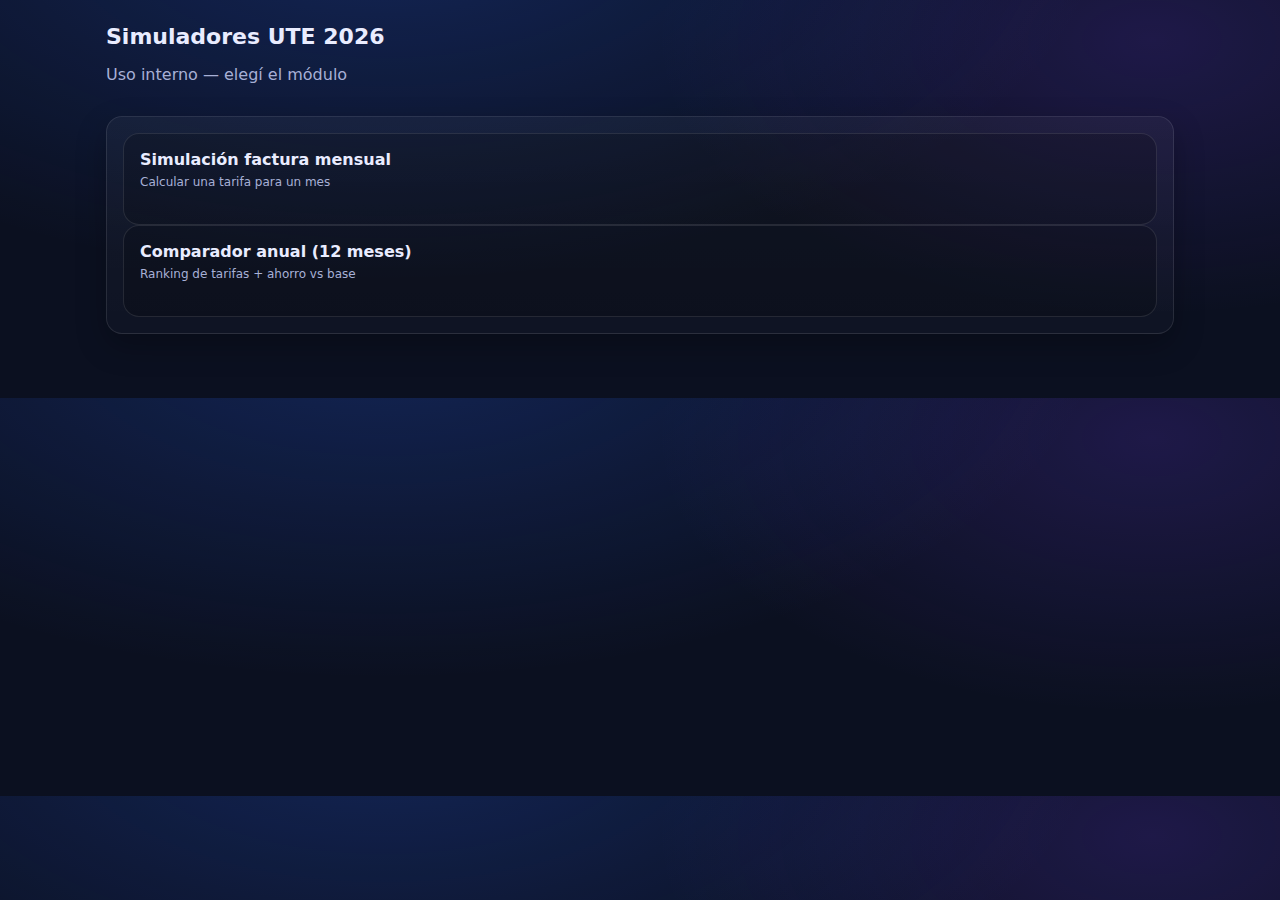
<file: index.html>
<!doctype html>
<html lang="es-UY">
<head>
  <meta charset="utf-8" />
  <meta name="viewport" content="width=device-width, initial-scale=1" />
  <title>Simuladores UTE 2026</title>
  <link rel="stylesheet" href="./styles.css" />
</head>
<body>
  <div class="container">
    <header class="header">
      <div>
        <h1>Simuladores UTE 2026</h1>
        <p class="muted">Uso interno — elegí el módulo</p>
      </div>
    </header>

    <section class="card">
      <div class="grid">
        <a class="btnLink" href="./mensual.html">
          <div class="btnCard">
            <div class="btnTitle">Simulación factura mensual</div>
            <div class="btnSub">Calcular una tarifa para un mes</div>
          </div>
        </a>

        <a class="btnLink" href="./anual.html">
          <div class="btnCard">
            <div class="btnTitle">Comparador anual (12 meses)</div>
            <div class="btnSub">Ranking de tarifas + ahorro vs base</div>
          </div>
        </a>
      </div>
    </section>
  </div>

  <style>
    .btnLink { text-decoration: none; color: inherit; }
    .btnCard{
      border: 1px solid rgba(255,255,255,.10);
      background: rgba(0,0,0,.18);
      border-radius: 16px;
      padding: 16px;
      cursor: pointer;
      transition: transform .06s ease, filter .06s ease;
      min-height: 92px;
    }
    .btnCard:hover{ transform: translateY(-1px); filter: brightness(1.06); }
    .btnTitle{ font-weight: 900; font-size: 16px; }
    .btnSub{ margin-top: 6px; color: #a7b0d6; font-size: 12px; }
  </style>
</body>
</html>
</file>
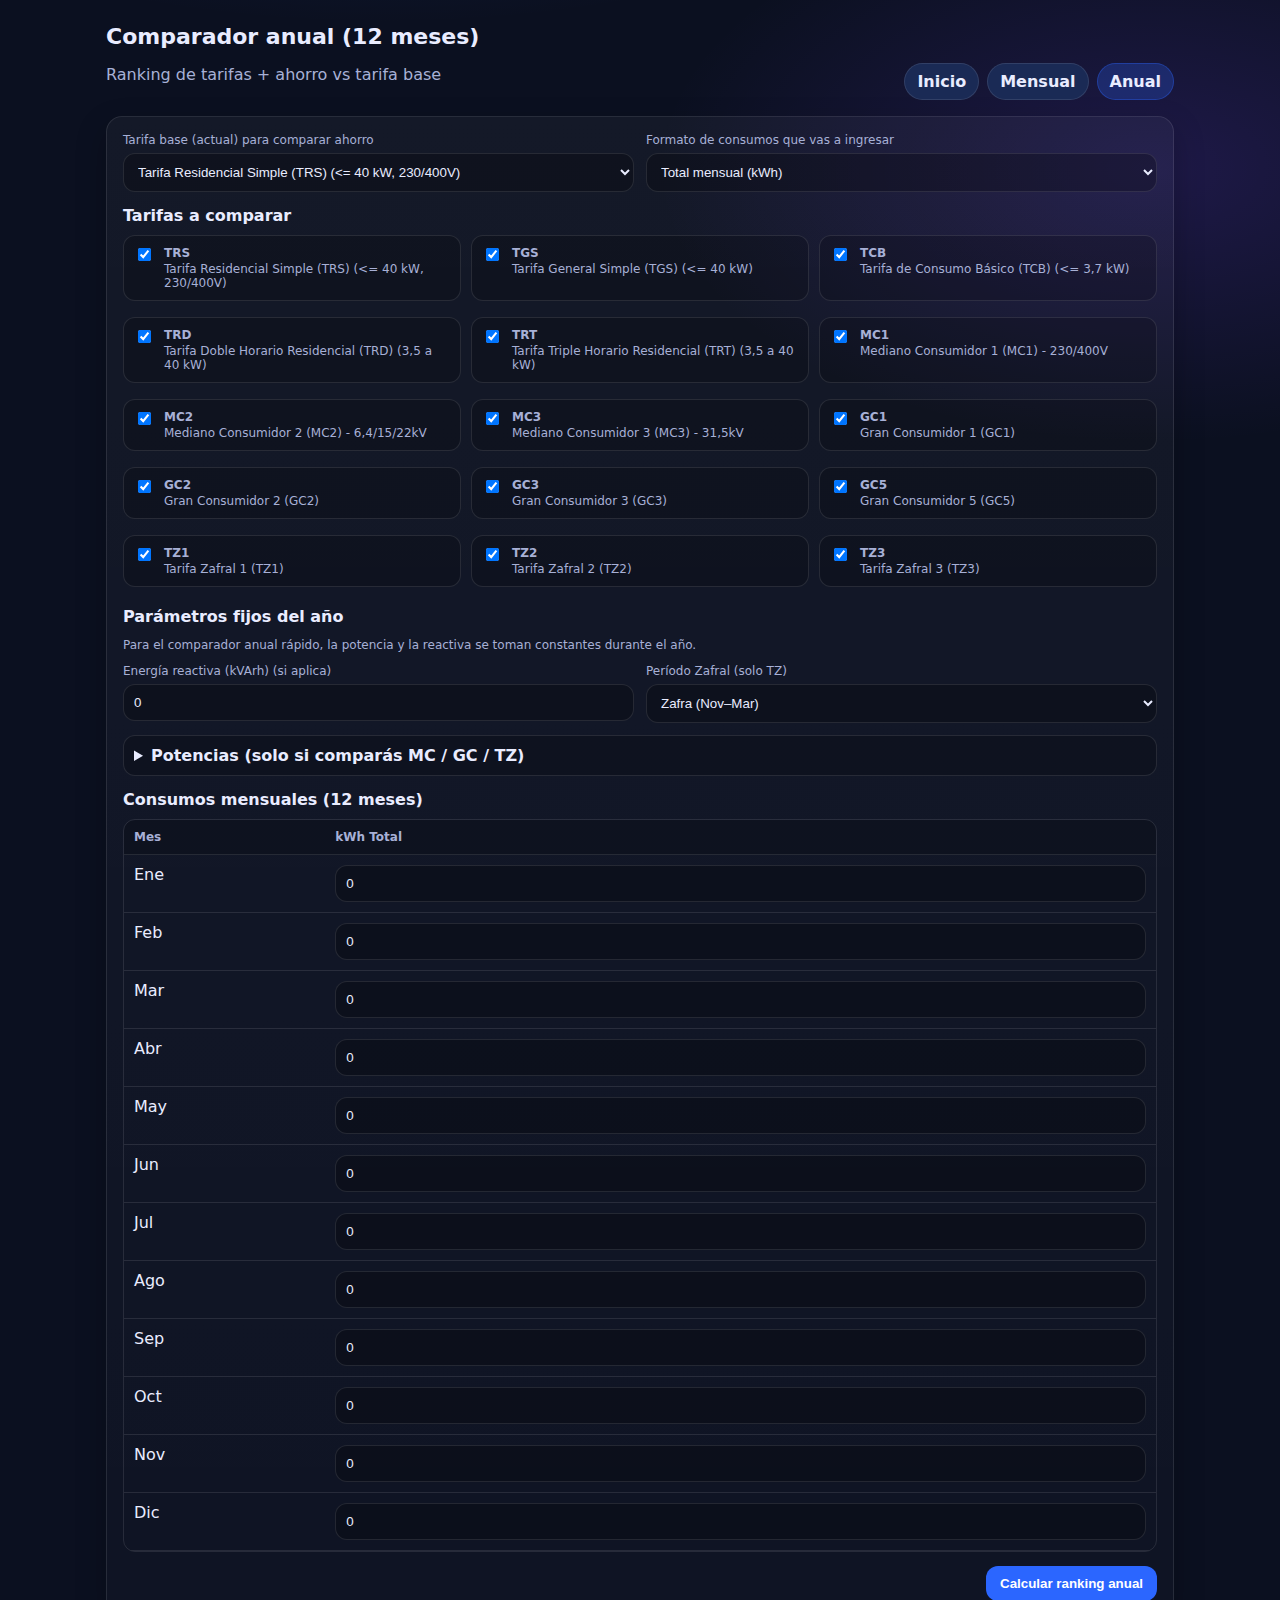
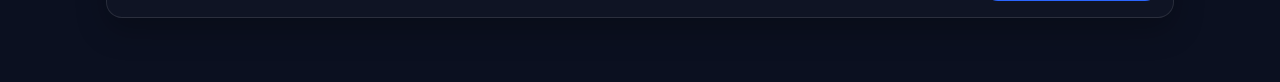
<file: anual.html>
<!doctype html>
<html lang="es-UY">
<head>
  <meta charset="utf-8" />
  <meta name="viewport" content="width=device-width, initial-scale=1" />
  <title>Comparador anual - UTE 2026</title>
  <link rel="stylesheet" href="./styles.css" />
</head>
<body>
  <div class="container">
    <header class="header">
      <div>
        <h1>Comparador anual (12 meses)</h1>
        <p class="muted">Ranking de tarifas + ahorro vs tarifa base</p>
      </div>

      <nav class="tabs">
        <a class="tab" href="./index.html">Inicio</a>
        <a class="tab" href="./mensual.html">Mensual</a>
        <a class="tab active" href="./anual.html">Anual</a>
      </nav>
    </header>

    <div id="warnBox" class="warn" style="display:none;"></div>

    <section class="card">
      <div class="row">
        <div>
          <label>Tarifa base (actual) para comparar ahorro</label>
          <select id="tarifaBaseSelect"></select>
        </div>

        <div>
          <label>Formato de consumos que vas a ingresar</label>
          <select id="tipoDatoConsumo">
            <option value="total">Total mensual (kWh)</option>
            <option value="doble">Doble horario (Punta / Fuera Punta)</option>
            <option value="triple">Triple horario (Punta / Llano / Valle)</option>
          </select>
        </div>
      </div>

      <div class="block">
        <h2>Tarifas a comparar</h2>
        <div id="tarifasChecklist" class="checkGrid"></div>
      </div>

      <div class="block">
        <h2>Parámetros fijos del año</h2>
        <p class="muted small">
          Para el comparador anual rápido, la potencia y la reactiva se toman constantes durante el año.
        </p>

        <div class="row">
          <div>
            <label>Energía reactiva (kVArh) (si aplica)</label>
            <input id="anualKvarh" type="number" min="0" step="0.01" value="0" />
          </div>
          <div>
            <label>Período Zafral (solo TZ)</label>
            <select id="anualTzPeriodo">
              <option value="zafra">Zafra (Nov–Mar)</option>
              <option value="fuera">Fuera de zafra (Abr–Oct)</option>
            </select>
          </div>
        </div>

        <details class="details">
          <summary><b>Potencias (solo si comparás MC / GC / TZ)</b></summary>

          <div class="row">
            <div>
              <label>MC1: Contratada P-LL (kW)</label>
              <input id="anual_mc_contrPL" type="number" min="0" step="0.1" value="0" />
            </div>
            <div>
              <label>MC1: Contratada Valle (kW)</label>
              <input id="anual_mc_contrV" type="number" min="0" step="0.1" value="0" />
            </div>
          </div>

          <div class="row">
            <div>
              <label>MC1: Leída P-LL (kW)</label>
              <input id="anual_mc_leidaPL" type="number" min="0" step="0.1" value="0" />
            </div>
            <div>
              <label>MC1: Leída Valle (kW)</label>
              <input id="anual_mc_leidaV" type="number" min="0" step="0.1" value="0" />
            </div>
          </div>

          <div class="row">
            <div>
              <label>MC2/MC3/GC: Contratada Punta (kW)</label>
              <input id="anual_mc3_contrP" type="number" min="0" step="0.1" value="0" />
            </div>
            <div>
              <label>MC2/MC3/GC: Contratada Llano (kW)</label>
              <input id="anual_mc3_contrL" type="number" min="0" step="0.1" value="0" />
            </div>
          </div>

          <div class="row">
            <div>
              <label>MC2/MC3/GC: Contratada Valle (kW)</label>
              <input id="anual_mc3_contrV" type="number" min="0" step="0.1" value="0" />
            </div>
            <div></div>
          </div>

          <div class="row">
            <div>
              <label>MC2/MC3/GC: Leída Punta (kW)</label>
              <input id="anual_mc3_leidaP" type="number" min="0" step="0.1" value="0" />
            </div>
            <div>
              <label>MC2/MC3/GC: Leída Llano (kW)</label>
              <input id="anual_mc3_leidaL" type="number" min="0" step="0.1" value="0" />
            </div>
          </div>

          <div class="row">
            <div>
              <label>MC2/MC3/GC: Leída Valle (kW)</label>
              <input id="anual_mc3_leidaV" type="number" min="0" step="0.1" value="0" />
            </div>
            <div></div>
          </div>

          <div class="row">
            <div>
              <label>TZ: Contratada P-LL (kW)</label>
              <input id="anual_tz_contrPL" type="number" min="0" step="0.1" value="0" />
            </div>
            <div>
              <label>TZ: Contratada Valle (kW)</label>
              <input id="anual_tz_contrV" type="number" min="0" step="0.1" value="0" />
            </div>
          </div>

          <div class="row">
            <div>
              <label>TZ: Leída P-LL (kW)</label>
              <input id="anual_tz_leidaPL" type="number" min="0" step="0.1" value="0" />
            </div>
            <div>
              <label>TZ: Leída Valle (kW)</label>
              <input id="anual_tz_leidaV" type="number" min="0" step="0.1" value="0" />
            </div>
          </div>
        </details>
      </div>

      <div class="block">
        <h2>Consumos mensuales (12 meses)</h2>
        <div class="tableWrap">
          <table class="table" id="anualTable"></table>
        </div>
      </div>

      <div class="actions">
        <button id="calcAnualBtn" class="btn">Calcular ranking anual</button>
      </div>

      <section id="anualResultCard" class="result" style="display:none;">
        <h2>Ranking anual</h2>
        <div class="tableWrap">
          <table class="table">
            <thead>
              <tr>
                <th>Tarifa</th>
                <th class="right">Total anual</th>
                <th class="right">Ahorro vs base</th>
              </tr>
            </thead>
            <tbody id="anualResultBody"></tbody>
          </table>
        </div>
        <p class="muted small" id="anualNota"></p>
      </section>
    </section>
  </div>

  <script src="./core-calculo.js?v=1"></script>
  <script src="./app-anual.js?v=1"></script>
</body>
</html>
</file>
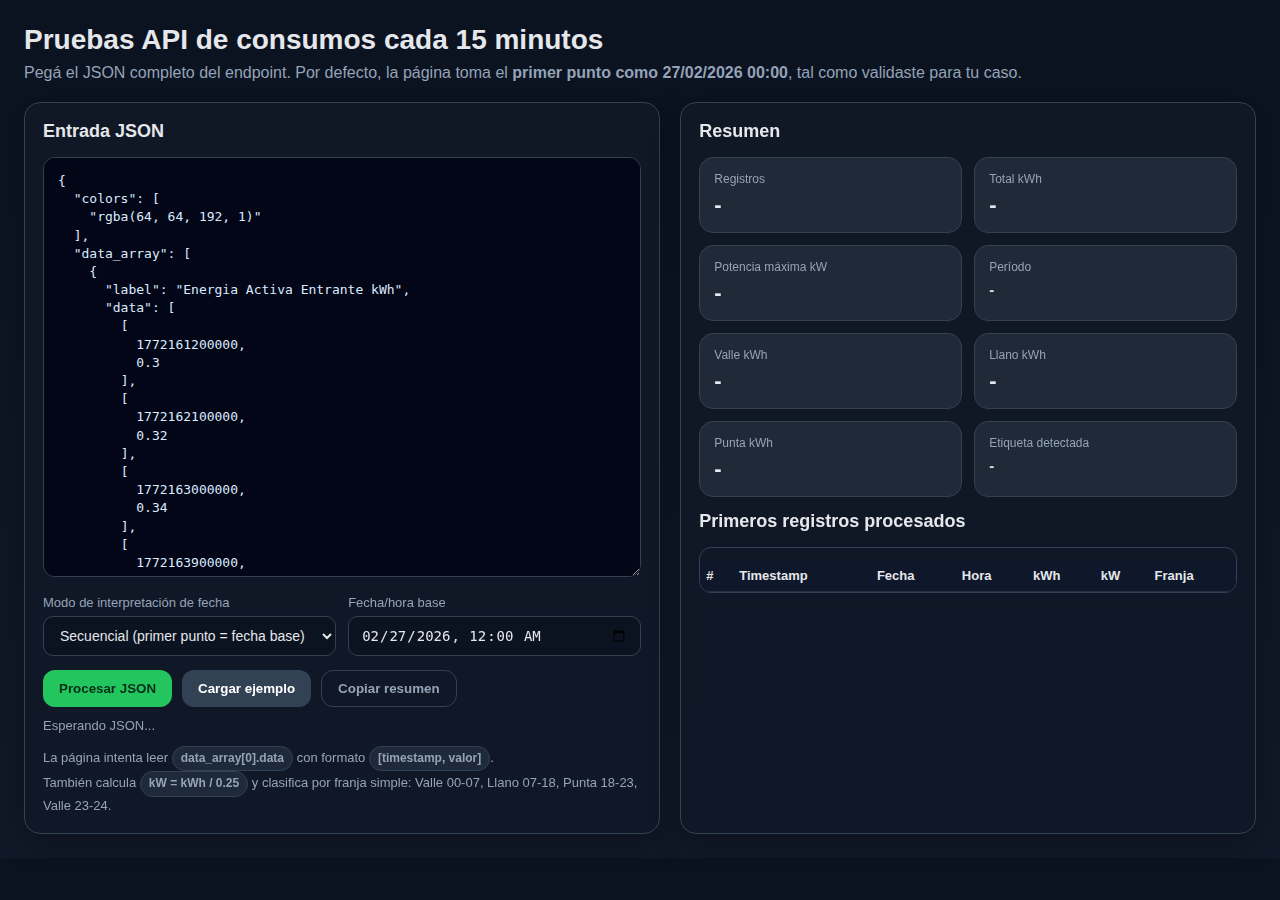
<file: API.html>
<!DOCTYPE html>
<html lang="es">
<head>
  <meta charset="UTF-8" />
  <meta name="viewport" content="width=device-width, initial-scale=1.0" />
  <title>API 15 min - Pruebas</title>
  <style>
    :root {
      --bg: #0f172a;
      --panel: #111827;
      --soft: #1f2937;
      --line: #334155;
      --text: #e5e7eb;
      --muted: #94a3b8;
      --accent: #22c55e;
      --warn: #f59e0b;
    }

    * { box-sizing: border-box; }
    body {
      margin: 0;
      font-family: Arial, Helvetica, sans-serif;
      background: linear-gradient(180deg, #0b1220 0%, #111827 100%);
      color: var(--text);
    }

    .wrap {
      max-width: 1400px;
      margin: 0 auto;
      padding: 24px;
    }

    h1 {
      margin: 0 0 8px;
      font-size: 28px;
    }

    .sub {
      color: var(--muted);
      margin-bottom: 20px;
    }

    .grid {
      display: grid;
      grid-template-columns: 1.05fr 0.95fr;
      gap: 20px;
    }

    .card {
      background: rgba(17, 24, 39, 0.95);
      border: 1px solid var(--line);
      border-radius: 16px;
      padding: 18px;
      box-shadow: 0 10px 30px rgba(0,0,0,0.25);
    }

    h2 {
      margin-top: 0;
      font-size: 18px;
    }

    textarea {
      width: 100%;
      min-height: 420px;
      resize: vertical;
      border: 1px solid var(--line);
      background: #020617;
      color: #dbeafe;
      border-radius: 12px;
      padding: 14px;
      font-family: Consolas, Monaco, monospace;
      font-size: 13px;
      line-height: 1.4;
    }

    .controls {
      display: grid;
      grid-template-columns: repeat(2, minmax(0, 1fr));
      gap: 12px;
      margin: 14px 0;
    }

    .field {
      display: flex;
      flex-direction: column;
      gap: 6px;
    }

    label {
      color: var(--muted);
      font-size: 13px;
    }

    input, select {
      width: 100%;
      border: 1px solid var(--line);
      background: #0b1220;
      color: var(--text);
      border-radius: 10px;
      padding: 10px 12px;
      font-size: 14px;
    }

    .actions {
      display: flex;
      gap: 10px;
      flex-wrap: wrap;
      margin-top: 10px;
    }

    button {
      border: 0;
      border-radius: 12px;
      padding: 10px 16px;
      font-weight: 700;
      cursor: pointer;
    }

    .primary { background: var(--accent); color: #052e16; }
    .secondary { background: #334155; color: white; }
    .ghost { background: transparent; color: var(--muted); border: 1px solid var(--line); }

    .kpis {
      display: grid;
      grid-template-columns: repeat(2, minmax(0, 1fr));
      gap: 12px;
      margin-bottom: 14px;
    }

    .kpi {
      background: var(--soft);
      border: 1px solid var(--line);
      border-radius: 14px;
      padding: 14px;
    }

    .kpi .label {
      color: var(--muted);
      font-size: 12px;
      margin-bottom: 6px;
    }

    .kpi .value {
      font-size: 22px;
      font-weight: 800;
    }

    .hint, .status {
      font-size: 13px;
      color: var(--muted);
      margin-top: 10px;
      line-height: 1.45;
    }

    .status.error { color: #fca5a5; }
    .status.ok { color: #86efac; }

    table {
      width: 100%;
      border-collapse: collapse;
      font-size: 13px;
      margin-top: 12px;
    }

    th, td {
      border-bottom: 1px solid #243041;
      padding: 8px 6px;
      text-align: left;
      vertical-align: top;
    }

    th {
      position: sticky;
      top: 0;
      background: #0f172a;
      z-index: 1;
    }

    .table-wrap {
      max-height: 540px;
      overflow: auto;
      border: 1px solid var(--line);
      border-radius: 12px;
    }

    .badge {
      display: inline-block;
      padding: 3px 8px;
      border-radius: 999px;
      font-size: 12px;
      font-weight: 700;
      background: #1e293b;
      border: 1px solid var(--line);
    }

    @media (max-width: 1000px) {
      .grid { grid-template-columns: 1fr; }
      .controls, .kpis { grid-template-columns: 1fr; }
    }
  </style>
</head>
<body>
  <div class="wrap">
    <h1>Pruebas API de consumos cada 15 minutos</h1>
    <div class="sub">
      Pegá el JSON completo del endpoint. Por defecto, la página toma el <strong>primer punto como 27/02/2026 00:00</strong>, tal como validaste para tu caso.
    </div>

    <div class="grid">
      <section class="card">
        <h2>Entrada JSON</h2>
        <textarea id="jsonInput" spellcheck="false"></textarea>

        <div class="controls">
          <div class="field">
            <label for="modoFecha">Modo de interpretación de fecha</label>
            <select id="modoFecha">
              <option value="secuencial">Secuencial (primer punto = fecha base)</option>
              <option value="epoch">Epoch real del timestamp</option>
            </select>
          </div>
          <div class="field">
            <label for="fechaBase">Fecha/hora base</label>
            <input id="fechaBase" type="datetime-local" value="2026-02-27T00:00" />
          </div>
        </div>

        <div class="actions">
          <button class="primary" id="procesarBtn">Procesar JSON</button>
          <button class="secondary" id="cargarEjemploBtn">Cargar ejemplo</button>
          <button class="ghost" id="copiarResumenBtn">Copiar resumen</button>
        </div>

        <div id="status" class="status">Esperando JSON...</div>

        <div class="hint">
          La página intenta leer <span class="badge">data_array[0].data</span> con formato <span class="badge">[timestamp, valor]</span>.<br>
          También calcula <span class="badge">kW = kWh / 0.25</span> y clasifica por franja simple: Valle 00-07, Llano 07-18, Punta 18-23, Valle 23-24.
        </div>
      </section>

      <section class="card">
        <h2>Resumen</h2>
        <div class="kpis">
          <div class="kpi"><div class="label">Registros</div><div class="value" id="kpiRegistros">-</div></div>
          <div class="kpi"><div class="label">Total kWh</div><div class="value" id="kpiTotal">-</div></div>
          <div class="kpi"><div class="label">Potencia máxima kW</div><div class="value" id="kpiMaxKw">-</div></div>
          <div class="kpi"><div class="label">Período</div><div class="value" id="kpiPeriodo" style="font-size:15px; line-height:1.3; font-weight:700;">-</div></div>
          <div class="kpi"><div class="label">Valle kWh</div><div class="value" id="kpiValle">-</div></div>
          <div class="kpi"><div class="label">Llano kWh</div><div class="value" id="kpiLlano">-</div></div>
          <div class="kpi"><div class="label">Punta kWh</div><div class="value" id="kpiPunta">-</div></div>
          <div class="kpi"><div class="label">Etiqueta detectada</div><div class="value" id="kpiLabel" style="font-size:15px; line-height:1.3; font-weight:700;">-</div></div>
        </div>

        <h2>Primeros registros procesados</h2>
        <div class="table-wrap">
          <table>
            <thead>
              <tr>
                <th>#</th>
                <th>Timestamp</th>
                <th>Fecha</th>
                <th>Hora</th>
                <th>kWh</th>
                <th>kW</th>
                <th>Franja</th>
              </tr>
            </thead>
            <tbody id="tablaBody"></tbody>
          </table>
        </div>
      </section>
    </div>
  </div>

  <script>
    const $ = (id) => document.getElementById(id);

    const ejemplo = {
      colors: ["rgba(64, 64, 192, 1)"],
      data_array: [{
        label: "Energia Activa Entrante kWh",
        data: [
          [1772161200000, 0.3],
          [1772162100000, 0.32],
          [1772163000000, 0.34],
          [1772163900000, 0.33],
          [1772164800000, 0.31],
          [1772165700000, 0.31],
          [1772166600000, 0.31],
          [1772167500000, 0.31],
          [1772168400000, 0.43],
          [1772169300000, 0.31],
          [1772197200000, 1.15],
          [1772198100000, 1.5],
          [1772199000000, 1.52],
          [1772207100000, 2.69],
          [1772208000000, 2.67],
          [1772208900000, 2.66]
        ]
      }]
    };

    function formatDate(d) {
      const dd = String(d.getDate()).padStart(2, '0');
      const mm = String(d.getMonth() + 1).padStart(2, '0');
      const yyyy = d.getFullYear();
      return `${dd}/${mm}/${yyyy}`;
    }

    function formatTime(d) {
      const hh = String(d.getHours()).padStart(2, '0');
      const mi = String(d.getMinutes()).padStart(2, '0');
      return `${hh}:${mi}`;
    }

    function formatDateTime(d) {
      return `${formatDate(d)} ${formatTime(d)}`;
    }

    function getFranja(hour) {
      if (hour >= 18 && hour < 23) return 'Punta';
      if (hour >= 7 && hour < 18) return 'Llano';
      return 'Valle';
    }

    function parseInputJson(text) {
      const json = JSON.parse(text);
      const serie = json?.data_array?.[0]?.data;
      if (!Array.isArray(serie)) {
        throw new Error('No encontré data_array[0].data');
      }
      return {
        label: json?.data_array?.[0]?.label || 'Sin etiqueta',
        serie
      };
    }

    function buildRows(serie, modoFecha, fechaBaseText) {
      const base = fechaBaseText ? new Date(fechaBaseText) : new Date('2026-02-27T00:00');
      return serie.map((item, index) => {
        const ts = item[0];
        const kWh = Number(item[1]) || 0;
        let fecha;

        if (modoFecha === 'epoch') {
          fecha = new Date(ts);
        } else {
          fecha = new Date(base.getTime() + index * 15 * 60 * 1000);
        }

        const hour = fecha.getHours();
        return {
          index,
          timestamp: ts,
          fecha,
          fechaTxt: formatDate(fecha),
          horaTxt: formatTime(fecha),
          kWh,
          kW: kWh / 0.25,
          franja: getFranja(hour)
        };
      });
    }

    function render(rows, label) {
      const total = rows.reduce((acc, r) => acc + r.kWh, 0);
      const maxKw = rows.reduce((acc, r) => Math.max(acc, r.kW), 0);
      const valle = rows.filter(r => r.franja === 'Valle').reduce((a, r) => a + r.kWh, 0);
      const llano = rows.filter(r => r.franja === 'Llano').reduce((a, r) => a + r.kWh, 0);
      const punta = rows.filter(r => r.franja === 'Punta').reduce((a, r) => a + r.kWh, 0);

      $('kpiRegistros').textContent = rows.length;
      $('kpiTotal').textContent = total.toFixed(2);
      $('kpiMaxKw').textContent = maxKw.toFixed(2);
      $('kpiValle').textContent = valle.toFixed(2);
      $('kpiLlano').textContent = llano.toFixed(2);
      $('kpiPunta').textContent = punta.toFixed(2);
      $('kpiLabel').textContent = label;

      if (rows.length) {
        $('kpiPeriodo').innerHTML = `${formatDateTime(rows[0].fecha)}<br>${formatDateTime(rows[rows.length - 1].fecha)}`;
      } else {
        $('kpiPeriodo').textContent = '-';
      }

      $('tablaBody').innerHTML = rows.slice(0, 200).map(r => `
        <tr>
          <td>${r.index}</td>
          <td>${r.timestamp}</td>
          <td>${r.fechaTxt}</td>
          <td>${r.horaTxt}</td>
          <td>${r.kWh.toFixed(2)}</td>
          <td>${r.kW.toFixed(2)}</td>
          <td>${r.franja}</td>
        </tr>
      `).join('');

      window.__ultimoResumen = {
        label,
        registros: rows.length,
        total_kwh: Number(total.toFixed(2)),
        potencia_max_kw: Number(maxKw.toFixed(2)),
        valle_kwh: Number(valle.toFixed(2)),
        llano_kwh: Number(llano.toFixed(2)),
        punta_kwh: Number(punta.toFixed(2)),
        desde: rows.length ? formatDateTime(rows[0].fecha) : null,
        hasta: rows.length ? formatDateTime(rows[rows.length - 1].fecha) : null,
        primeros_registros: rows.slice(0, 20).map(r => ({
          index: r.index,
          timestamp: r.timestamp,
          fecha: r.fechaTxt,
          hora: r.horaTxt,
          kWh: Number(r.kWh.toFixed(2)),
          kW: Number(r.kW.toFixed(2)),
          franja: r.franja
        }))
      };
    }

    function procesar() {
      try {
        const { label, serie } = parseInputJson($('jsonInput').value.trim());
        const rows = buildRows(serie, $('modoFecha').value, $('fechaBase').value);
        render(rows, label);
        $('status').className = 'status ok';
        $('status').textContent = `OK: ${rows.length} registros procesados.`;
      } catch (err) {
        $('status').className = 'status error';
        $('status').textContent = `Error: ${err.message}`;
      }
    }

    $('procesarBtn').addEventListener('click', procesar);
    $('cargarEjemploBtn').addEventListener('click', () => {
      $('jsonInput').value = JSON.stringify(ejemplo, null, 2);
      $('status').className = 'status';
      $('status').textContent = 'Ejemplo cargado. Ahora tocá “Procesar JSON”.';
    });

    $('copiarResumenBtn').addEventListener('click', async () => {
      if (!window.__ultimoResumen) {
        $('status').className = 'status error';
        $('status').textContent = 'Primero procesá un JSON para poder copiar el resumen.';
        return;
      }
      try {
        await navigator.clipboard.writeText(JSON.stringify(window.__ultimoResumen, null, 2));
        $('status').className = 'status ok';
        $('status').textContent = 'Resumen copiado al portapapeles.';
      } catch {
        $('status').className = 'status error';
        $('status').textContent = 'No pude copiar al portapapeles en este navegador.';
      }
    });

    $('jsonInput').value = JSON.stringify(ejemplo, null, 2);
  </script>
</body>
</html>
</file>
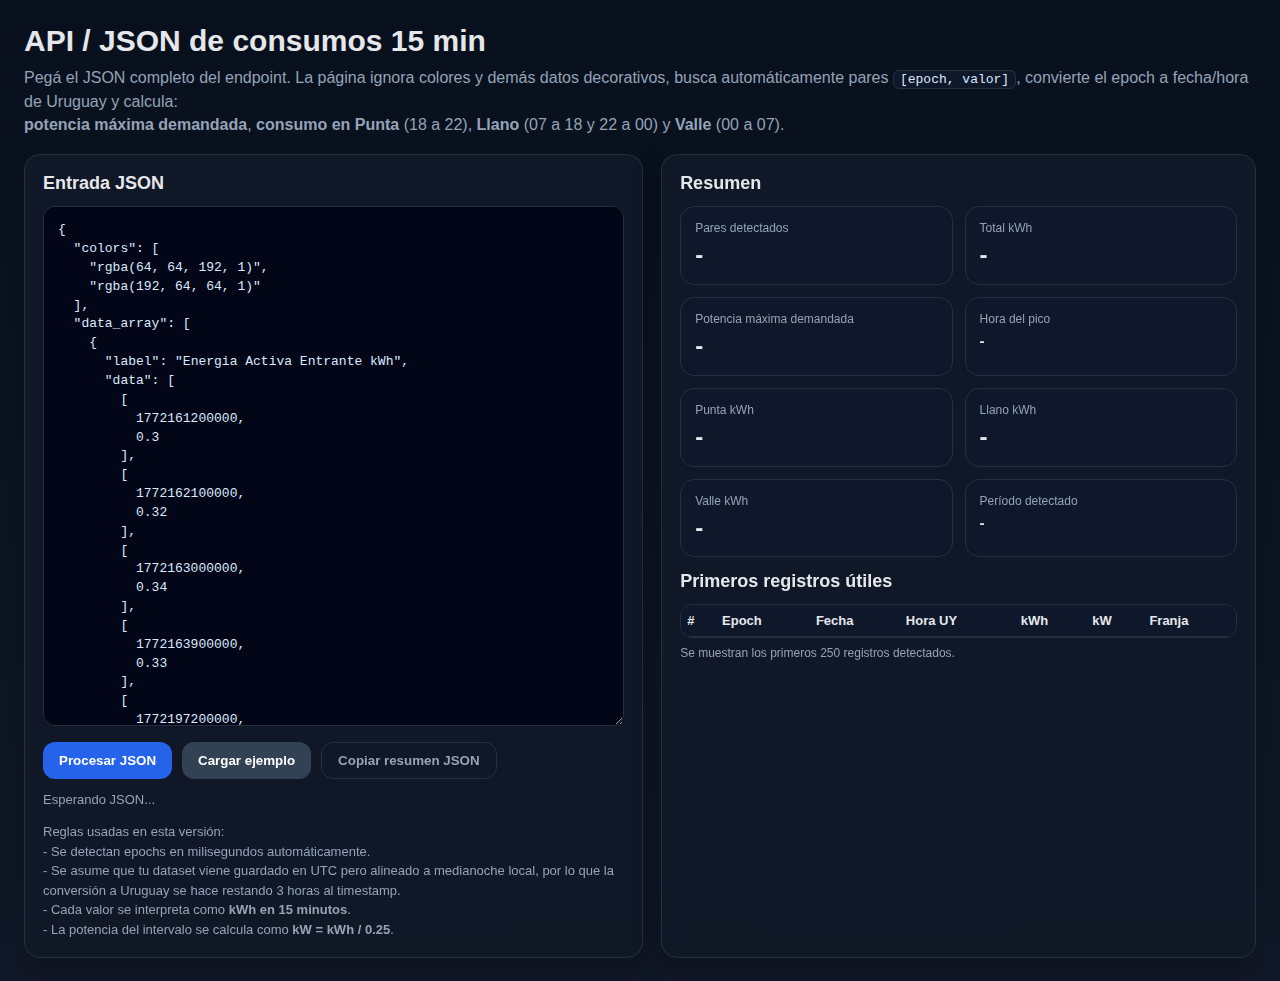
<file: api.html>
<!DOCTYPE html>
<html lang="es">
<head>
  <meta charset="UTF-8" />
  <meta name="viewport" content="width=device-width, initial-scale=1.0" />
  <title>api.html - Analizador de consumos</title>
  <style>
    :root {
      --bg: #0b1220;
      --panel: #111827;
      --panel-2: #0f172a;
      --line: #243041;
      --text: #e5e7eb;
      --muted: #94a3b8;
      --ok: #22c55e;
      --bad: #ef4444;
      --btn: #2563eb;
    }
    * { box-sizing: border-box; }
    body {
      margin: 0;
      font-family: Arial, Helvetica, sans-serif;
      background: linear-gradient(180deg, #08101d 0%, #111827 100%);
      color: var(--text);
    }
    .wrap {
      max-width: 1450px;
      margin: 0 auto;
      padding: 24px;
    }
    h1 {
      margin: 0 0 8px;
      font-size: 30px;
    }
    .sub {
      color: var(--muted);
      margin-bottom: 18px;
      line-height: 1.45;
    }
    .grid {
      display: grid;
      grid-template-columns: 1.02fr 0.98fr;
      gap: 18px;
    }
    .card {
      background: rgba(17, 24, 39, 0.96);
      border: 1px solid var(--line);
      border-radius: 16px;
      padding: 18px;
      box-shadow: 0 12px 30px rgba(0,0,0,0.25);
    }
    h2 {
      margin: 0 0 12px;
      font-size: 18px;
    }
    textarea {
      width: 100%;
      min-height: 520px;
      resize: vertical;
      border-radius: 12px;
      border: 1px solid var(--line);
      background: #020617;
      color: #dbeafe;
      padding: 14px;
      font-family: Consolas, Monaco, monospace;
      font-size: 13px;
      line-height: 1.45;
    }
    .actions {
      display: flex;
      gap: 10px;
      flex-wrap: wrap;
      margin-top: 12px;
    }
    button {
      border: 0;
      border-radius: 12px;
      padding: 10px 16px;
      font-weight: 700;
      cursor: pointer;
      color: white;
      background: var(--btn);
    }
    button.secondary { background: #334155; }
    button.ghost {
      background: transparent;
      border: 1px solid var(--line);
      color: var(--muted);
    }
    .status {
      margin-top: 12px;
      font-size: 13px;
      line-height: 1.45;
      color: var(--muted);
    }
    .status.ok { color: #86efac; }
    .status.error { color: #fca5a5; }
    .note {
      margin-top: 12px;
      color: var(--muted);
      font-size: 13px;
      line-height: 1.5;
    }
    .kpis {
      display: grid;
      grid-template-columns: repeat(2, minmax(0, 1fr));
      gap: 12px;
      margin-bottom: 14px;
    }
    .kpi {
      background: var(--panel-2);
      border: 1px solid var(--line);
      border-radius: 14px;
      padding: 14px;
    }
    .kpi .label {
      color: var(--muted);
      font-size: 12px;
      margin-bottom: 6px;
    }
    .kpi .value {
      font-size: 24px;
      font-weight: 800;
      line-height: 1.2;
    }
    .table-wrap {
      max-height: 540px;
      overflow: auto;
      border: 1px solid var(--line);
      border-radius: 12px;
    }
    table {
      width: 100%;
      border-collapse: collapse;
      font-size: 13px;
    }
    th, td {
      padding: 8px 6px;
      border-bottom: 1px solid var(--line);
      text-align: left;
      vertical-align: top;
    }
    th {
      position: sticky;
      top: 0;
      background: #0f172a;
      z-index: 1;
    }
    .mini {
      color: var(--muted);
      font-size: 12px;
      margin-top: 8px;
    }
    code {
      background: #0f172a;
      border: 1px solid var(--line);
      border-radius: 6px;
      padding: 1px 6px;
      color: #dbeafe;
    }
    @media (max-width: 1000px) {
      .grid { grid-template-columns: 1fr; }
      .kpis { grid-template-columns: 1fr; }
    }
  </style>
</head>
<body>
  <div class="wrap">
    <h1>API / JSON de consumos 15 min</h1>
    <div class="sub">
      Pegá el JSON completo del endpoint. La página ignora colores y demás datos decorativos, busca automáticamente pares <code>[epoch, valor]</code>, convierte el epoch a fecha/hora de Uruguay y calcula:<br>
      <strong>potencia máxima demandada</strong>, <strong>consumo en Punta</strong> (18 a 22), <strong>Llano</strong> (07 a 18 y 22 a 00) y <strong>Valle</strong> (00 a 07).
    </div>

    <div class="grid">
      <section class="card">
        <h2>Entrada JSON</h2>
        <textarea id="jsonInput" spellcheck="false"></textarea>

        <div class="actions">
          <button id="procesarBtn">Procesar JSON</button>
          <button id="ejemploBtn" class="secondary">Cargar ejemplo</button>
          <button id="copiarBtn" class="ghost">Copiar resumen JSON</button>
        </div>

        <div id="status" class="status">Esperando JSON...</div>

        <div class="note">
          Reglas usadas en esta versión:<br>
          - Se detectan epochs en milisegundos automáticamente.<br>
          - Se asume que tu dataset viene guardado en UTC pero alineado a medianoche local, por lo que la conversión a Uruguay se hace restando 3 horas al timestamp.<br>
          - Cada valor se interpreta como <strong>kWh en 15 minutos</strong>.<br>
          - La potencia del intervalo se calcula como <strong>kW = kWh / 0.25</strong>.
        </div>
      </section>

      <section class="card">
        <h2>Resumen</h2>
        <div class="kpis">
          <div class="kpi"><div class="label">Pares detectados</div><div class="value" id="kpiRegistros">-</div></div>
          <div class="kpi"><div class="label">Total kWh</div><div class="value" id="kpiTotal">-</div></div>
          <div class="kpi"><div class="label">Potencia máxima demandada</div><div class="value" id="kpiMaxKw">-</div></div>
          <div class="kpi"><div class="label">Hora del pico</div><div class="value" id="kpiMaxHora" style="font-size:15px; font-weight:700;">-</div></div>
          <div class="kpi"><div class="label">Punta kWh</div><div class="value" id="kpiPunta">-</div></div>
          <div class="kpi"><div class="label">Llano kWh</div><div class="value" id="kpiLlano">-</div></div>
          <div class="kpi"><div class="label">Valle kWh</div><div class="value" id="kpiValle">-</div></div>
          <div class="kpi"><div class="label">Período detectado</div><div class="value" id="kpiPeriodo" style="font-size:15px; font-weight:700;">-</div></div>
        </div>

        <h2>Primeros registros útiles</h2>
        <div class="table-wrap">
          <table>
            <thead>
              <tr>
                <th>#</th>
                <th>Epoch</th>
                <th>Fecha</th>
                <th>Hora UY</th>
                <th>kWh</th>
                <th>kW</th>
                <th>Franja</th>
              </tr>
            </thead>
            <tbody id="tablaBody"></tbody>
          </table>
        </div>
        <div class="mini">Se muestran los primeros 250 registros detectados.</div>
      </section>
    </div>
  </div>

  <script>
    const $ = (id) => document.getElementById(id);
    const UY_OFFSET_MS = 3 * 60 * 60 * 1000;

    const ejemplo = {
      colors: ["rgba(64, 64, 192, 1)", "rgba(192, 64, 64, 1)"],
      data_array: [{
        label: "Energia Activa Entrante kWh",
        data: [
          [1772161200000,0.3],[1772162100000,0.32],[1772163000000,0.34],[1772163900000,0.33],
          [1772197200000,1.15],[1772198100000,1.5],[1772199000000,1.52],[1772207100000,2.69],
          [1772208000000,2.67],[1772208900000,2.66],[1772286300000,2.04],[1772287200000,1.7]
        ]
      }],
      ticks: [1772161200000,1772162100000,1772163000000]
    };

    function pad(n) {
      return String(n).padStart(2, '0');
    }

    function toUruguayDate(epochMs) {
      return new Date(epochMs - UY_OFFSET_MS);
    }

    function formatDate(d) {
      return `${pad(d.getUTCDate())}/${pad(d.getUTCMonth() + 1)}/${d.getUTCFullYear()}`;
    }

    function formatTime(d) {
      return `${pad(d.getUTCHours())}:${pad(d.getUTCMinutes())}`;
    }

    function formatDateTime(d) {
      return `${formatDate(d)} ${formatTime(d)}`;
    }

    function getFranja(hour) {
      if (hour >= 18 && hour < 22) return 'Punta';
      if (hour >= 7 && hour < 18) return 'Llano';
      if (hour >= 22 && hour < 24) return 'Llano';
      return 'Valle';
    }

    function isLikelyEpochMs(value) {
      return Number.isFinite(value) && value > 1000000000000 && value < 3000000000000;
    }

    function isLikelyNumericValue(value) {
      return Number.isFinite(value);
    }

    function extractEpochValuePairs(node, out = []) {
      if (Array.isArray(node)) {
        if (node.length >= 2 && isLikelyEpochMs(node[0]) && isLikelyNumericValue(node[1])) {
          out.push([Number(node[0]), Number(node[1])]);
        } else {
          for (const item of node) extractEpochValuePairs(item, out);
        }
        return out;
      }

      if (node && typeof node === 'object') {
        for (const key of Object.keys(node)) {
          extractEpochValuePairs(node[key], out);
        }
      }
      return out;
    }

    function uniqueSortedPairs(pairs) {
      const map = new Map();
      for (const [epoch, value] of pairs) {
        if (!map.has(epoch)) map.set(epoch, value);
      }
      return Array.from(map.entries()).sort((a, b) => a[0] - b[0]);
    }

    function processPairs(pairs) {
      const rows = pairs.map(([epoch, kWh], index) => {
        const fechaUy = toUruguayDate(epoch);
        const hourUy = fechaUy.getUTCHours();
        const kW = kWh / 0.25;
        return {
          index,
          epoch,
          fechaUy,
          fechaTxt: formatDate(fechaUy),
          horaTxt: formatTime(fechaUy),
          kWh,
          kW,
          franja: getFranja(hourUy)
        };
      });

      const total = rows.reduce((a, r) => a + r.kWh, 0);
      const punta = rows.filter(r => r.franja === 'Punta').reduce((a, r) => a + r.kWh, 0);
      const llano = rows.filter(r => r.franja === 'Llano').reduce((a, r) => a + r.kWh, 0);
      const valle = rows.filter(r => r.franja === 'Valle').reduce((a, r) => a + r.kWh, 0);
      const maxRow = rows.reduce((max, r) => !max || r.kW > max.kW ? r : max, null);

      return {
        rows,
        summary: {
          registros: rows.length,
          total_kwh: total,
          punta_kwh: punta,
          llano_kwh: llano,
          valle_kwh: valle,
          max_kw: maxRow ? maxRow.kW : 0,
          max_kw_fecha_hora: maxRow ? formatDateTime(maxRow.fechaUy) : null,
          desde: rows.length ? formatDateTime(rows[0].fechaUy) : null,
          hasta: rows.length ? formatDateTime(rows[rows.length - 1].fechaUy) : null
        }
      };
    }

    function render(result) {
      const { rows, summary } = result;
      $('kpiRegistros').textContent = summary.registros;
      $('kpiTotal').textContent = summary.total_kwh.toFixed(2);
      $('kpiMaxKw').textContent = `${summary.max_kw.toFixed(2)} kW`;
      $('kpiMaxHora').textContent = summary.max_kw_fecha_hora || '-';
      $('kpiPunta').textContent = summary.punta_kwh.toFixed(2);
      $('kpiLlano').textContent = summary.llano_kwh.toFixed(2);
      $('kpiValle').textContent = summary.valle_kwh.toFixed(2);
      $('kpiPeriodo').innerHTML = summary.desde && summary.hasta ? `${summary.desde}<br>${summary.hasta}` : '-';

      $('tablaBody').innerHTML = rows.slice(0, 250).map(r => `
        <tr>
          <td>${r.index}</td>
          <td>${r.epoch}</td>
          <td>${r.fechaTxt}</td>
          <td>${r.horaTxt}</td>
          <td>${r.kWh.toFixed(2)}</td>
          <td>${r.kW.toFixed(2)}</td>
          <td>${r.franja}</td>
        </tr>
      `).join('');

      window.__ultimoResumen = {
        registros: summary.registros,
        total_kwh: Number(summary.total_kwh.toFixed(4)),
        punta_kwh: Number(summary.punta_kwh.toFixed(4)),
        llano_kwh: Number(summary.llano_kwh.toFixed(4)),
        valle_kwh: Number(summary.valle_kwh.toFixed(4)),
        potencia_maxima_demandada_kw: Number(summary.max_kw.toFixed(4)),
        fecha_hora_pico_uy: summary.max_kw_fecha_hora,
        desde_uy: summary.desde,
        hasta_uy: summary.hasta,
        primeros_registros: rows.slice(0, 20).map(r => ({
          epoch: r.epoch,
          fecha: r.fechaTxt,
          hora_uy: r.horaTxt,
          kWh: Number(r.kWh.toFixed(4)),
          kW: Number(r.kW.toFixed(4)),
          franja: r.franja
        }))
      };
    }

    function procesar() {
      try {
        const raw = $('jsonInput').value.trim();
        if (!raw) throw new Error('Pegá un JSON primero.');

        const parsed = JSON.parse(raw);
        const extracted = extractEpochValuePairs(parsed, []);
        const pairs = uniqueSortedPairs(extracted);

        if (!pairs.length) {
          throw new Error('No encontré pares [epoch, valor] en el JSON.');
        }

        const result = processPairs(pairs);
        render(result);

        $('status').className = 'status ok';
        $('status').textContent = `OK: se detectaron ${pairs.length} pares útiles y se ignoró el resto del JSON.`;
      } catch (err) {
        $('status').className = 'status error';
        $('status').textContent = `Error: ${err.message}`;
      }
    }

    $('procesarBtn').addEventListener('click', procesar);

    $('ejemploBtn').addEventListener('click', () => {
      $('jsonInput').value = JSON.stringify(ejemplo, null, 2);
      $('status').className = 'status';
      $('status').textContent = 'Ejemplo cargado. Tocá “Procesar JSON”.';
    });

    $('copiarBtn').addEventListener('click', async () => {
      if (!window.__ultimoResumen) {
        $('status').className = 'status error';
        $('status').textContent = 'Primero procesá un JSON.';
        return;
      }
      try {
        await navigator.clipboard.writeText(JSON.stringify(window.__ultimoResumen, null, 2));
        $('status').className = 'status ok';
        $('status').textContent = 'Resumen copiado al portapapeles.';
      } catch (err) {
        $('status').className = 'status error';
        $('status').textContent = 'No pude copiar el resumen.';
      }
    });

    $('jsonInput').value = JSON.stringify(ejemplo, null, 2);
  </script>
</body>
</html>
</file>
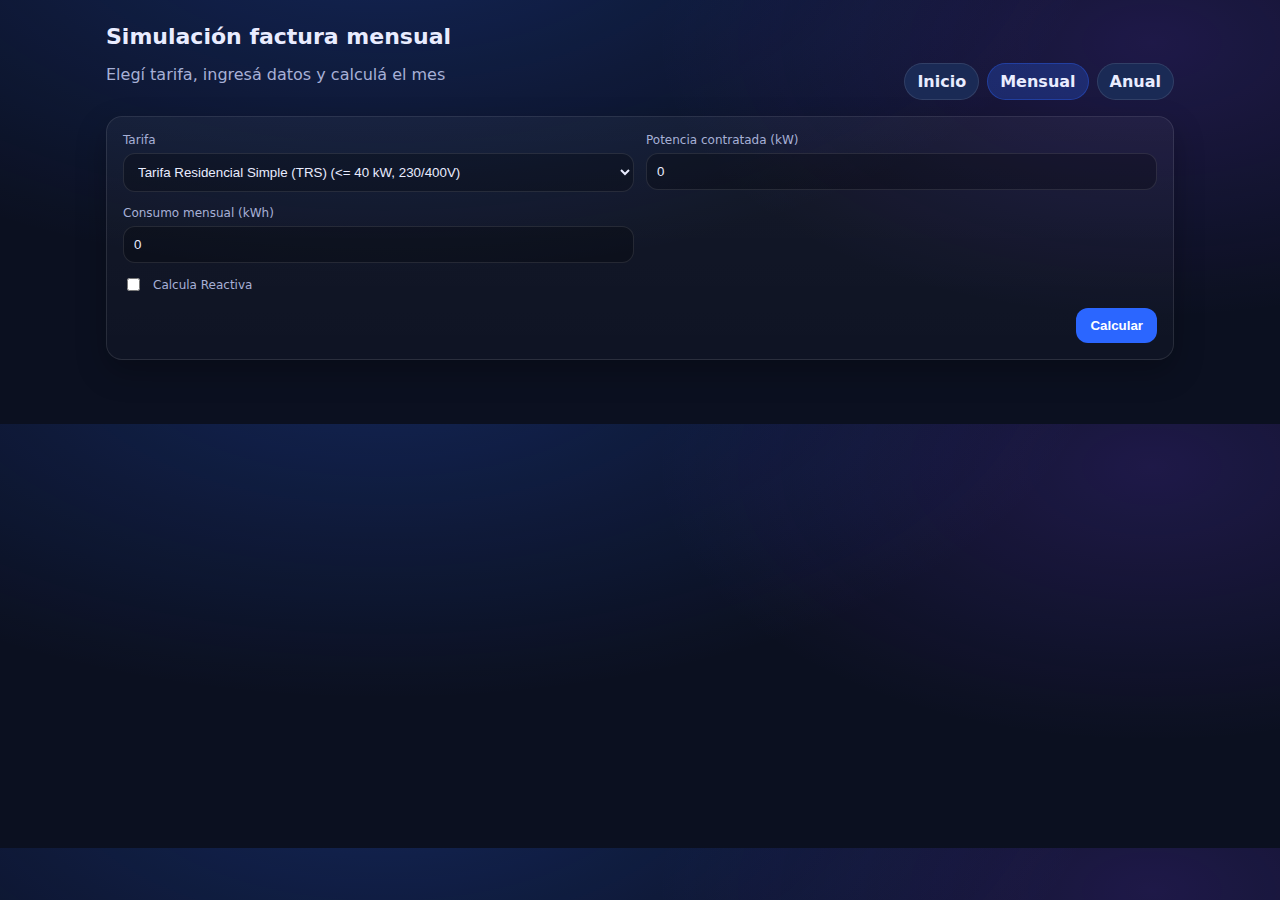
<file: mensual.html>
<!doctype html>
<html lang="es-UY">
<head>
  <meta charset="utf-8" />
  <meta name="viewport" content="width=device-width, initial-scale=1" />
  <title>Simulación mensual - UTE 2026</title>
  <link rel="stylesheet" href="./styles.css" />
</head>
<body>
  <div class="container">
    <header class="header">
      <div>
        <h1>Simulación factura mensual</h1>
        <p class="muted">Elegí tarifa, ingresá datos y calculá el mes</p>
      </div>

      <nav class="tabs">
        <a class="tab" href="./index.html">Inicio</a>
        <a class="tab active" href="./mensual.html">Mensual</a>
        <a class="tab" href="./anual.html">Anual</a>
      </nav>
    </header>

    <div id="warnBox" class="warn" style="display:none;"></div>

    <section class="card">
      <div class="row">
        <div>
          <label>Tarifa</label>
          <select id="tarifaSelect"></select>
        </div>

        <div>
          <label>Potencia contratada (kW)</label>
          <input id="kwInput" type="number" min="0" step="0.1" value="0" />
        </div>
      </div>

      <div id="energyInputs" class="block"></div>

      <div class="actions">
        <button id="calcBtn" class="btn">Calcular</button>
      </div>

      <section id="resultCard" class="result" style="display:none;">
        <h2>Resultado</h2>

        <div class="tableWrap">
          <table class="table">
            <thead>
              <tr>
                <th>Concepto</th>
                <th class="right">Importe</th>
              </tr>
            </thead>
            <tbody id="detalleBody"></tbody>
          </table>
        </div>

        <div class="totalRow">
          <div><b>TOTAL</b></div>
          <div><b id="totalOut">$ 0,00</b></div>
        </div>

        <p id="notaTarifa" class="muted small"></p>
      </section>
    </section>
  </div>

  <!-- TU app.js mensual (sin tocar) -->
  <script src="./app.js?v=mensual-1"></script>
</body>
</html>
</file>
<file: styles.css>
:root{
  --bg:#0b1020;
  --card:#111a33;
  --muted:#a7b0d6;
  --text:#e9ecff;
  --line: rgba(255,255,255,.10);
  --btn:#2b66ff;
  --btn2:#1a2a55;
  --warn: rgba(255, 170, 0, 0.12);
  --warnBorder: rgba(255,170,0,.25);
}

*{ box-sizing:border-box; }
body{
  margin:0;
  background: radial-gradient(1200px 600px at 30% -20%, rgba(43,102,255,.25), transparent 60%),
              radial-gradient(900px 500px at 90% 10%, rgba(118,66,255,.18), transparent 55%),
              var(--bg);
  color:var(--text);
  font-family: system-ui, -apple-system, Segoe UI, Roboto, Ubuntu, Cantarell, "Helvetica Neue", Arial, "Noto Sans", sans-serif;
}

.container{
  max-width: 1100px;
  margin: 24px auto;
  padding: 0 16px 40px;
}

.header{
  display:flex;
  align-items:flex-end;
  justify-content:space-between;
  gap:16px;
  margin-bottom:16px;
}

h1{ margin:0; font-size: 22px; }
h2{ margin: 0 0 10px; font-size: 16px; }

.muted{ color:var(--muted); }
.small{ font-size: 12px; }

.card{
  background: linear-gradient(180deg, rgba(255,255,255,.04), rgba(255,255,255,.02));
  border:1px solid var(--line);
  border-radius: 16px;
  padding: 16px;
  box-shadow: 0 12px 30px rgba(0,0,0,.25);
}

label{
  display:block;
  font-size: 12px;
  color: var(--muted);
  margin-bottom:6px;
}

input, select{
  width:100%;
  padding: 10px 10px;
  border-radius: 12px;
  border: 1px solid var(--line);
  background: rgba(0,0,0,.25);
  color: var(--text);
  outline:none;
}

.row{
  display:grid;
  grid-template-columns: 1fr 1fr;
  gap: 12px;
  margin-bottom: 12px;
}

.grid2{
  display:grid;
  grid-template-columns: repeat(2, minmax(0,1fr));
  gap: 12px;
}

.block{ margin-top: 14px; }

.inline{
  display:flex;
  align-items:center;
  gap: 10px;
  margin: 10px 0 6px;
}
.inline input{ width:auto; }

.actions{
  display:flex;
  justify-content:flex-end;
  margin-top: 14px;
}

.btn{
  border: none;
  border-radius: 12px;
  padding: 10px 14px;
  background: var(--btn);
  color: white;
  font-weight: 800;
  cursor:pointer;
}
.btn:hover{ filter: brightness(1.08); }

.warn{
  background: var(--warn);
  border: 1px solid var(--warnBorder);
  padding: 10px 12px;
  border-radius: 12px;
  margin-bottom: 12px;
}

.result{
  margin-top: 16px;
  padding-top: 14px;
  border-top: 1px solid var(--line);
}

.tableWrap{
  overflow:auto;
  border: 1px solid var(--line);
  border-radius: 12px;
}

.table{
  width:100%;
  border-collapse: collapse;
  min-width: 720px;
}
.table th, .table td{
  padding: 10px 10px;
  border-bottom: 1px solid var(--line);
  vertical-align: top;
}
.table th{
  text-align:left;
  font-size: 12px;
  color: var(--muted);
  background: rgba(0,0,0,.18);
}
.right{ text-align:right; white-space:nowrap; }

.section-row td{
  background: rgba(0,0,0,.18);
}

.totalRow{
  display:flex;
  justify-content:space-between;
  margin-top: 12px;
  padding-top: 12px;
  border-top: 1px solid var(--line);
}

.tabs{
  display:flex;
  gap: 8px;
}
.tab{
  display:inline-block;
  text-decoration:none;
  background: var(--btn2);
  border: 1px solid var(--line);
  color: var(--text);
  border-radius: 999px;
  padding: 8px 12px;
  font-weight: 800;
}
.tab.active{
  background: rgba(43,102,255,.25);
  border-color: rgba(43,102,255,.35);
}

.checkGrid{
  display:grid;
  grid-template-columns: repeat(3, minmax(0,1fr));
  gap: 10px;
}
.chkItem{
  display:flex;
  gap: 10px;
  align-items:flex-start;
  padding: 10px;
  border: 1px solid var(--line);
  border-radius: 12px;
  background: rgba(0,0,0,.18);
}
.chkItem input{ width:auto; margin-top: 2px; }
.chkTitle{ font-weight: 900; }
.chkSub{ color: var(--muted); font-size: 12px; margin-top: 2px; }

.details{
  margin-top: 10px;
  padding: 10px;
  border: 1px solid var(--line);
  border-radius: 12px;
  background: rgba(0,0,0,.18);
}
.details summary{ cursor:pointer; }

.btnLink { text-decoration: none; color: inherit; }
.btnCard{
  border: 1px solid rgba(255,255,255,.10);
  background: rgba(0,0,0,.18);
  border-radius: 16px;
  padding: 16px;
  cursor: pointer;
  transition: transform .06s ease, filter .06s ease;
  min-height: 92px;
}
.btnCard:hover{ transform: translateY(-1px); filter: brightness(1.06); }
.btnTitle{ font-weight: 900; font-size: 16px; }
.btnSub{ margin-top: 6px; color: #a7b0d6; font-size: 12px; }
</file>
